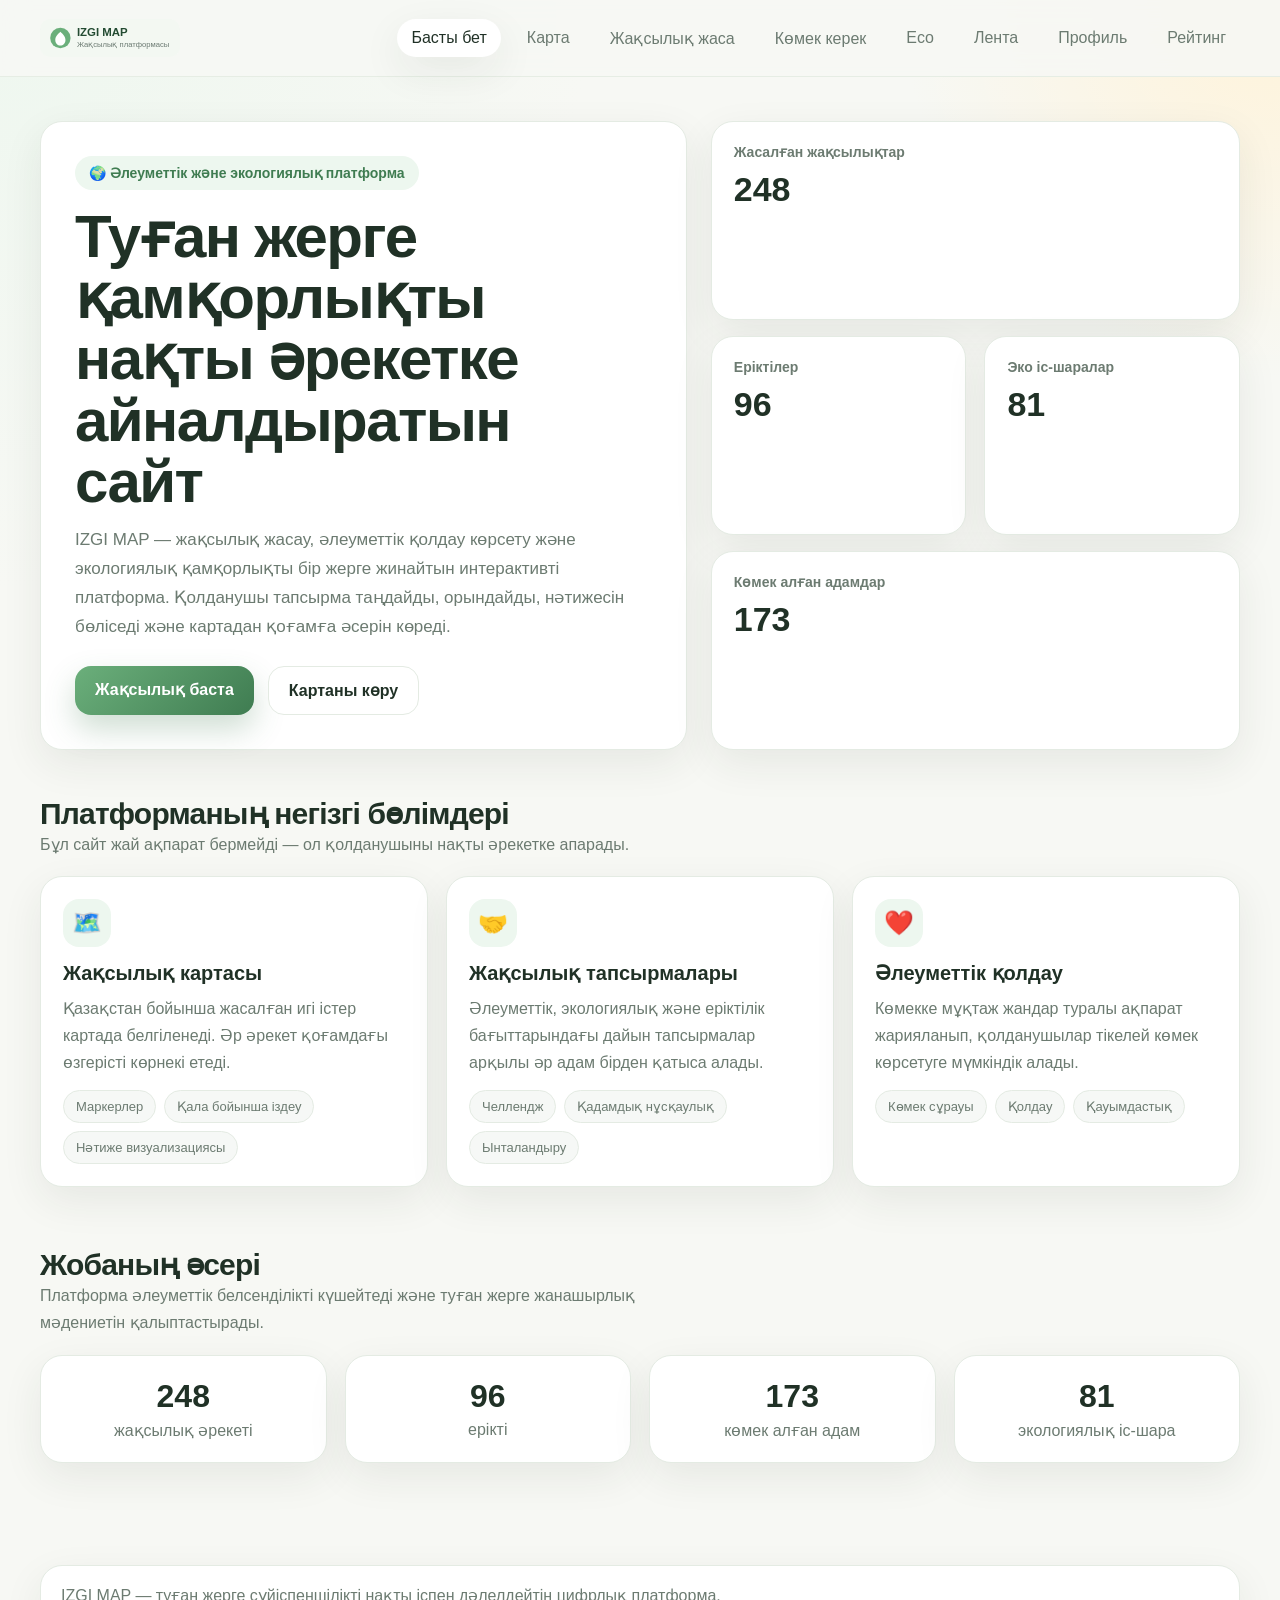
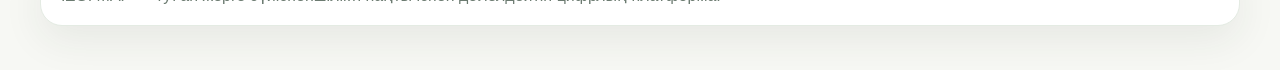
<file: index.html>
<!DOCTYPE html>
<html lang="kk">
<head>
  <meta charset="UTF-8" />
  <meta name="viewport" content="width=device-width, initial-scale=1.0" />
  <title>IZGI MAP — Жақсылық платформасы</title>
  <link rel="stylesheet" href="css/style.css" />
</head>
<body>
  <header class="header">
    <div class="container nav">
      <a class="logo" href="index.html">
        <img src="assets/logo.svg" alt="IZGI MAP логотипі" />
      </a>
      <nav class="nav-links">
        <a href="index.html">Басты бет</a>
        <a href="map.html">Карта</a>
        <a href="actions.html">Жақсылық жаса</a>
        <a href="help.html">Көмек керек</a>
        <a href="eco.html">Eco</a>
        <a href="feed.html">Лента</a>
        <a href="profile.html">Профиль</a>
        <a href="rating.html">Рейтинг</a>
      </nav>
    </div>
  </header>

  <main>
    <section class="hero">
      <div class="container hero-wrap">
        <div class="card hero-main">
          <span class="eyebrow">🌍 Әлеуметтік және экологиялық платформа</span>
          <h1>Туған жерге қамқорлықты нақты әрекетке айналдыратын сайт</h1>
          <p>
            IZGI MAP — жақсылық жасау, әлеуметтік қолдау көрсету және экологиялық қамқорлықты
            бір жерге жинайтын интерактивті платформа. Қолданушы тапсырма таңдайды, орындайды,
            нәтижесін бөліседі және картадан қоғамға әсерін көреді.
          </p>

          <div class="hero-actions">
            <a class="btn btn-primary" href="actions.html">Жақсылық баста</a>
            <a class="btn btn-secondary" href="map.html">Картаны көру</a>
          </div>
        </div>

        <div class="hero-side">
          <div class="card mini-stat">
            <h3>Жасалған жақсылықтар</h3>
            <div class="big-number" data-stat="deeds">0</div>
          </div>
          <div class="grid-2">
            <div class="card mini-stat">
              <h3>Еріктілер</h3>
              <div class="big-number" data-stat="volunteers">0</div>
            </div>
            <div class="card mini-stat">
              <h3>Эко іс-шаралар</h3>
              <div class="big-number" data-stat="eco">0</div>
            </div>
          </div>
          <div class="card mini-stat">
            <h3>Көмек алған адамдар</h3>
            <div class="big-number" data-stat="helped">0</div>
          </div>
        </div>
      </div>
    </section>

    <section class="section">
      <div class="container">
        <div class="section-head">
          <div>
            <h2>Платформаның негізгі бөлімдері</h2>
            <p>Бұл сайт жай ақпарат бермейді — ол қолданушыны нақты әрекетке апарады.</p>
          </div>
        </div>

        <div class="grid-3">
          <div class="card feature-card">
            <div class="icon-badge">🗺️</div>
            <h3>Жақсылық картасы</h3>
            <p class="muted">Қазақстан бойынша жасалған игі істер картада белгіленеді. Әр әрекет қоғамдағы өзгерісті көрнекі етеді.</p>
            <div class="tags">
              <span class="tag">Маркерлер</span>
              <span class="tag">Қала бойынша іздеу</span>
              <span class="tag">Нәтиже визуализациясы</span>
            </div>
          </div>

          <div class="card feature-card">
            <div class="icon-badge">🤝</div>
            <h3>Жақсылық тапсырмалары</h3>
            <p class="muted">Әлеуметтік, экологиялық және еріктілік бағыттарындағы дайын тапсырмалар арқылы әр адам бірден қатыса алады.</p>
            <div class="tags">
              <span class="tag">Челлендж</span>
              <span class="tag">Қадамдық нұсқаулық</span>
              <span class="tag">Ынталандыру</span>
            </div>
          </div>

          <div class="card feature-card">
            <div class="icon-badge">❤️</div>
            <h3>Әлеуметтік қолдау</h3>
            <p class="muted">Көмекке мұқтаж жандар туралы ақпарат жарияланып, қолданушылар тікелей көмек көрсетуге мүмкіндік алады.</p>
            <div class="tags">
              <span class="tag">Көмек сұрауы</span>
              <span class="tag">Қолдау</span>
              <span class="tag">Қауымдастық</span>
            </div>
          </div>
        </div>
      </div>
    </section>

    <section class="section">
      <div class="container">
        <div class="section-head">
          <div>
            <h2>Жобаның әсері</h2>
            <p>Платформа әлеуметтік белсенділікті күшейтеді және туған жерге жанашырлық мәдениетін қалыптастырады.</p>
          </div>
        </div>

        <div class="stats-row">
          <div class="card stat-box">
            <div class="n" data-stat="deeds">0</div>
            <div class="l">жақсылық әрекеті</div>
          </div>
          <div class="card stat-box">
            <div class="n" data-stat="volunteers">0</div>
            <div class="l">ерікті</div>
          </div>
          <div class="card stat-box">
            <div class="n" data-stat="helped">0</div>
            <div class="l">көмек алған адам</div>
          </div>
          <div class="card stat-box">
            <div class="n" data-stat="eco">0</div>
            <div class="l">экологиялық іс-шара</div>
          </div>
        </div>
      </div>
    </section>
  </main>

  <footer class="footer">
    <div class="container">
      <div class="card">
        <p>IZGI MAP — туған жерге сүйіспеншілікті нақты іспен дәлелдейтін цифрлық платформа.</p>
      </div>
    </div>
  </footer>

  <script src="js/data.js"></script>
  <script src="js/app.js"></script>
</body>
</html>
</file>
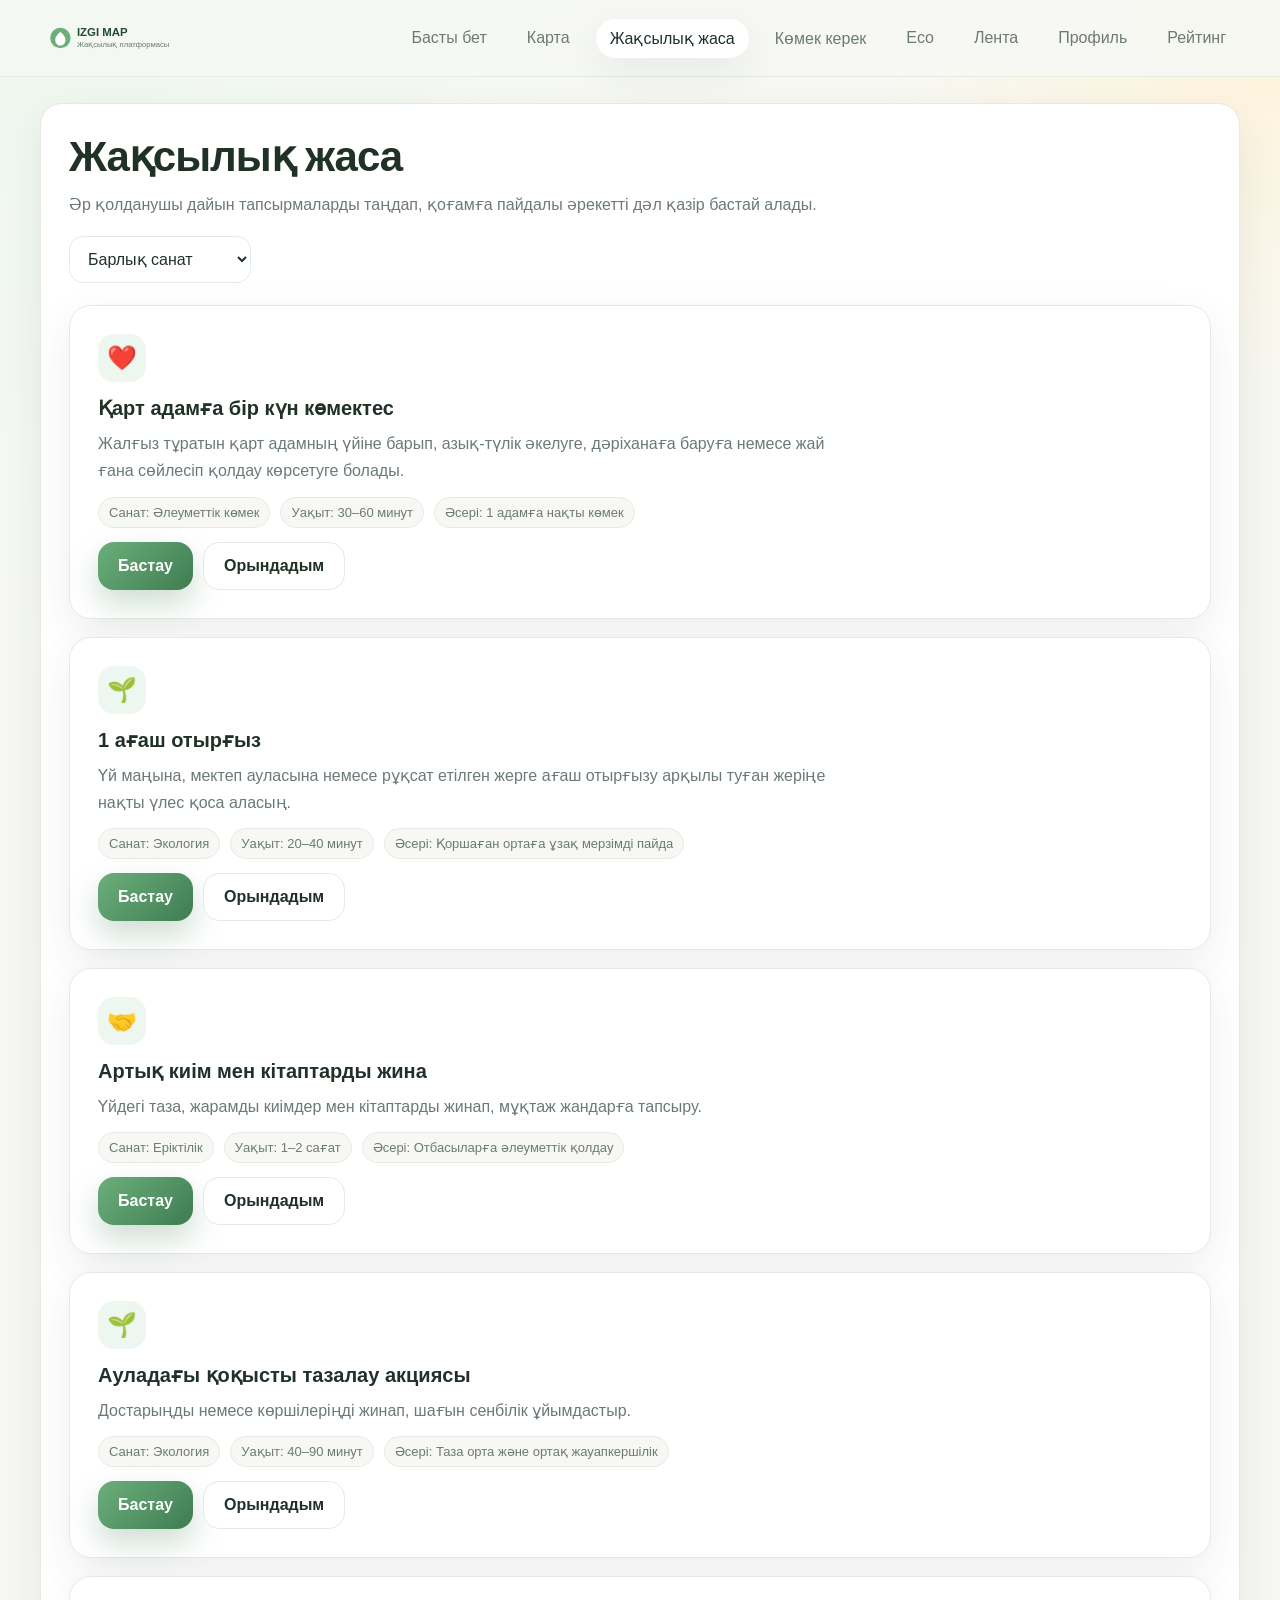
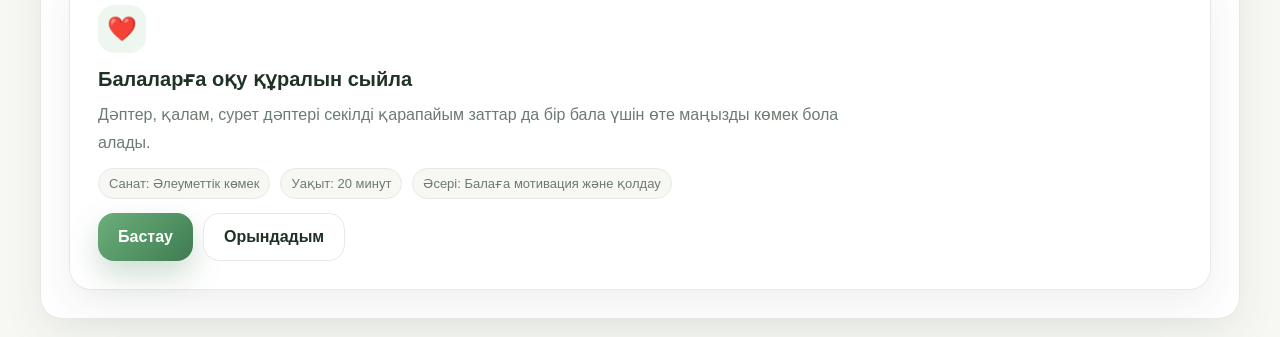
<file: actions.html>
<!DOCTYPE html>
<html lang="kk">
<head>
  <meta charset="UTF-8" />
  <meta name="viewport" content="width=device-width, initial-scale=1.0" />
  <title>Жақсылық жаса — IZGI MAP</title>
  <link rel="stylesheet" href="css/style.css" />
</head>
<body>
  <header class="header">
    <div class="container nav">
      <a class="logo" href="index.html">
        <img src="assets/logo.svg" alt="IZGI MAP логотипі" />
      </a>
      <nav class="nav-links">
        <a href="index.html">Басты бет</a>
        <a href="map.html">Карта</a>
        <a href="actions.html">Жақсылық жаса</a>
        <a href="help.html">Көмек керек</a>
        <a href="eco.html">Eco</a>
        <a href="feed.html">Лента</a>
        <a href="profile.html">Профиль</a>
        <a href="rating.html">Рейтинг</a>
      </nav>
    </div>
  </header>

  <main>
    <section class="page-hero">
      <div class="container">
        <div class="card">
          <h1>Жақсылық жаса</h1>
          <p>Әр қолданушы дайын тапсырмаларды таңдап, қоғамға пайдалы әрекетті дәл қазір бастай алады.</p>

          <div class="filter-bar">
            <select id="taskCategoryFilter">
              <option value="all">Барлық санат</option>
              <option value="social">Әлеуметтік көмек</option>
              <option value="eco">Экология</option>
              <option value="volunteer">Еріктілік</option>
            </select>
          </div>

          <div class="cards" id="tasksWrap"></div>
        </div>
      </div>
    </section>
  </main>

  <script src="js/data.js"></script>
  <script src="js/app.js"></script>
  <script src="js/actions.js"></script>
</body>
</html>
</file>
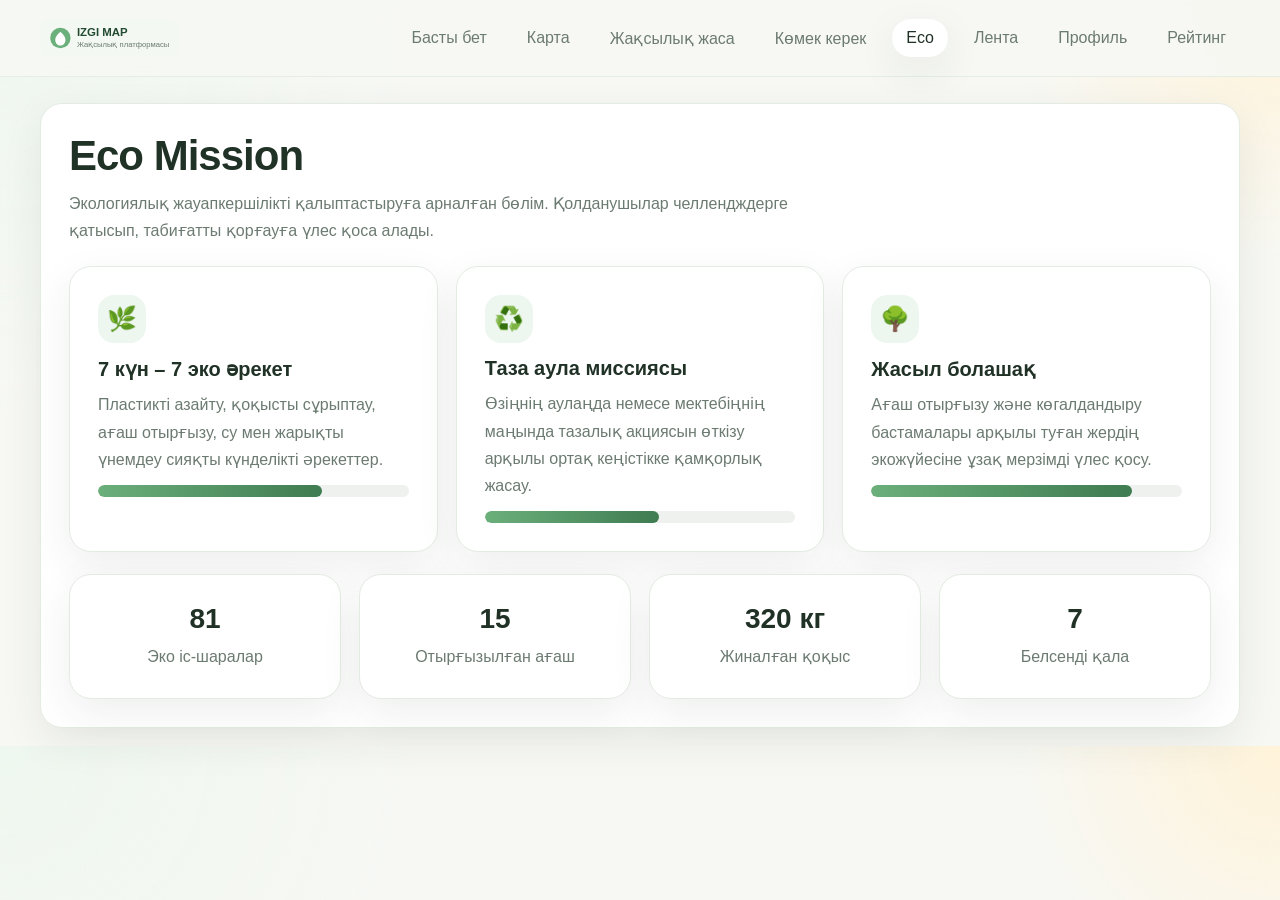
<file: eco.html>
<!DOCTYPE html>
<html lang="kk">
<head>
  <meta charset="UTF-8" />
  <meta name="viewport" content="width=device-width, initial-scale=1.0" />
  <title>Eco Mission — IZGI MAP</title>
  <link rel="stylesheet" href="css/style.css" />
</head>
<body>
  <header class="header">
    <div class="container nav">
      <a class="logo" href="index.html">
        <img src="assets/logo.svg" alt="IZGI MAP логотипі" />
      </a>
      <nav class="nav-links">
        <a href="index.html">Басты бет</a>
        <a href="map.html">Карта</a>
        <a href="actions.html">Жақсылық жаса</a>
        <a href="help.html">Көмек керек</a>
        <a href="eco.html">Eco</a>
        <a href="feed.html">Лента</a>
        <a href="profile.html">Профиль</a>
        <a href="rating.html">Рейтинг</a>
      </nav>
    </div>
  </header>

  <main>
    <section class="page-hero">
      <div class="container">
        <div class="card">
          <h1>Eco Mission</h1>
          <p>Экологиялық жауапкершілікті қалыптастыруға арналған бөлім. Қолданушылар челлендждерге қатысып, табиғатты қорғауға үлес қоса алады.</p>

          <div class="grid-3" style="margin-top:22px;">
            <div class="card challenge-card">
              <div class="icon-badge">🌿</div>
              <h3>7 күн – 7 эко әрекет</h3>
              <p class="muted">Пластикті азайту, қоқысты сұрыптау, ағаш отырғызу, су мен жарықты үнемдеу сияқты күнделікті әрекеттер.</p>
              <div class="progress"><span style="width:72%"></span></div>
            </div>

            <div class="card challenge-card">
              <div class="icon-badge">♻️</div>
              <h3>Таза аула миссиясы</h3>
              <p class="muted">Өзіңнің аулаңда немесе мектебіңнің маңында тазалық акциясын өткізу арқылы ортақ кеңістікке қамқорлық жасау.</p>
              <div class="progress"><span style="width:56%"></span></div>
            </div>

            <div class="card challenge-card">
              <div class="icon-badge">🌳</div>
              <h3>Жасыл болашақ</h3>
              <p class="muted">Ағаш отырғызу және көгалдандыру бастамалары арқылы туған жердің экожүйесіне ұзақ мерзімді үлес қосу.</p>
              <div class="progress"><span style="width:84%"></span></div>
            </div>
          </div>

          <div class="kpi-row" style="margin-top:22px;">
            <div class="card kpi">
              <strong data-stat="eco">0</strong>
              <span class="muted">Эко іс-шаралар</span>
            </div>
            <div class="card kpi">
              <strong>15</strong>
              <span class="muted">Отырғызылған ағаш</span>
            </div>
            <div class="card kpi">
              <strong>320 кг</strong>
              <span class="muted">Жиналған қоқыс</span>
            </div>
            <div class="card kpi">
              <strong>7</strong>
              <span class="muted">Белсенді қала</span>
            </div>
          </div>
        </div>
      </div>
    </section>
  </main>

  <script src="js/data.js"></script>
  <script src="js/app.js"></script>
</body>
</html>
</file>
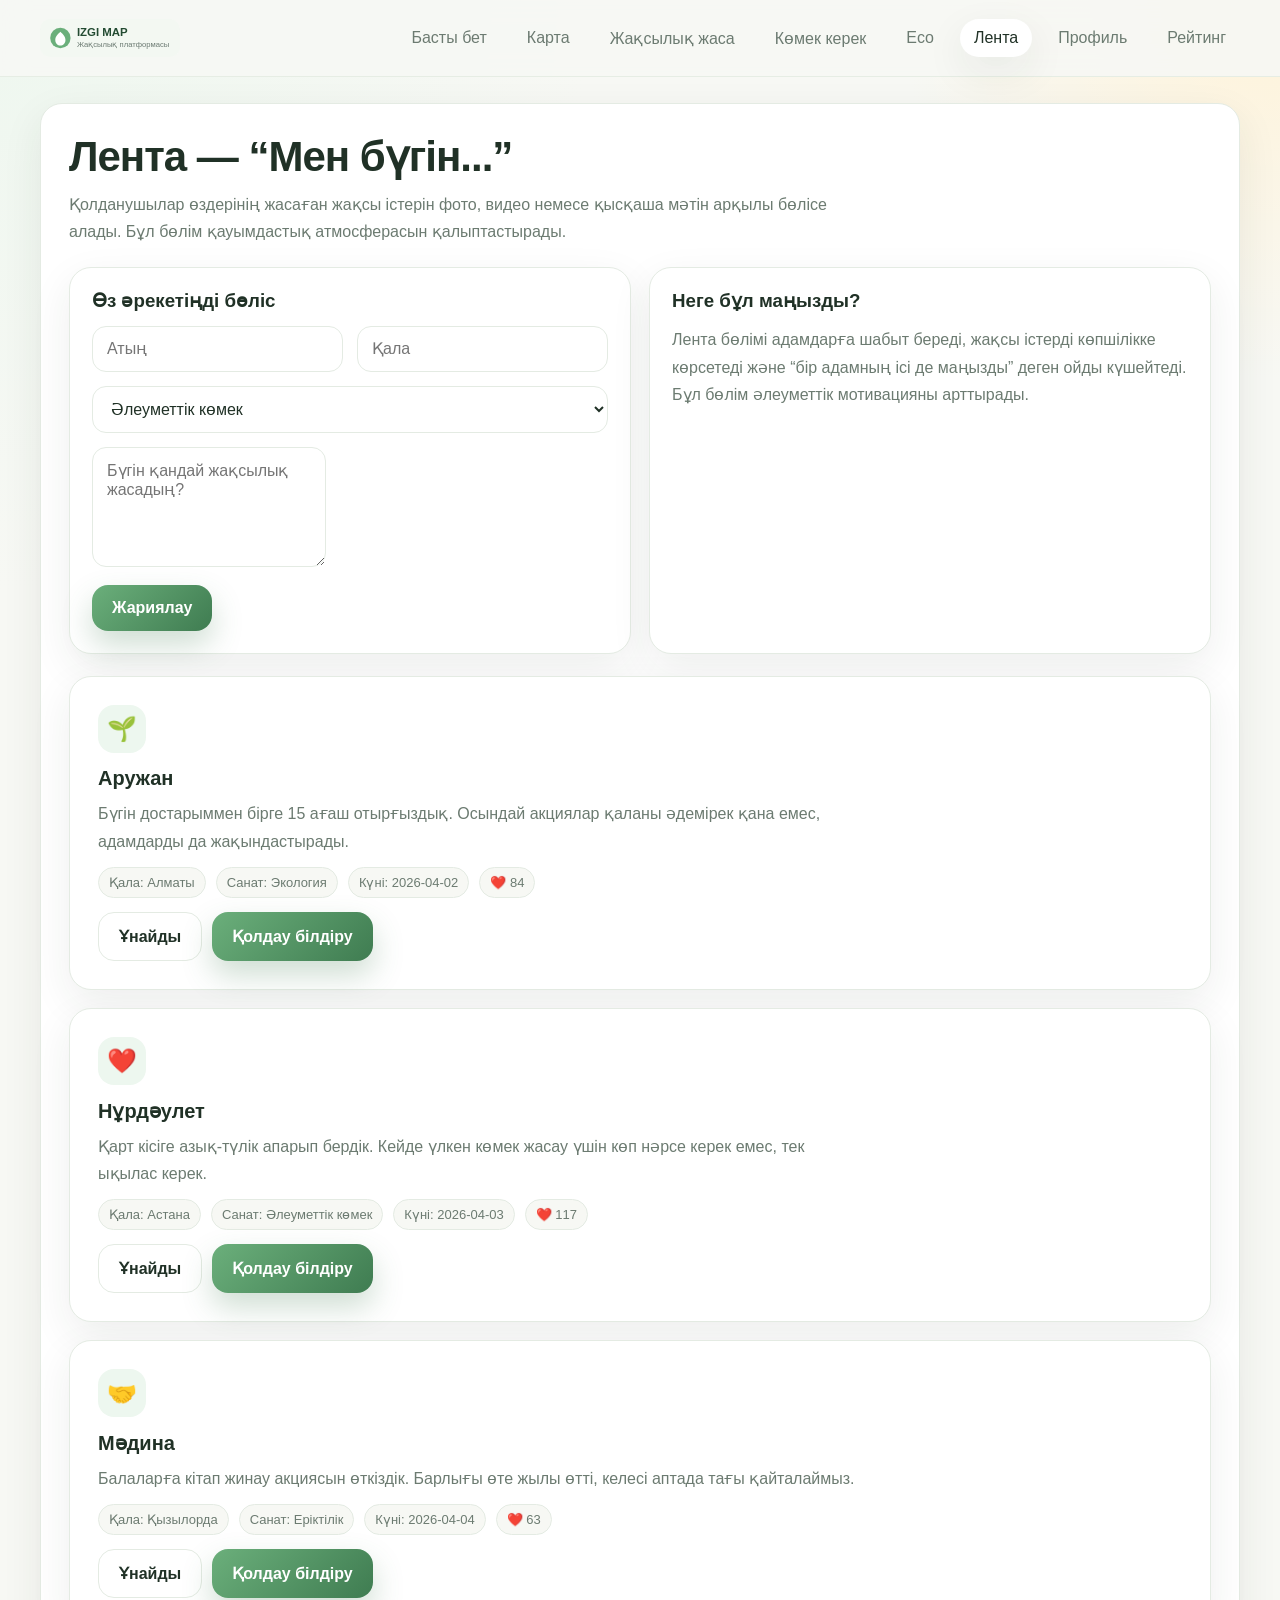
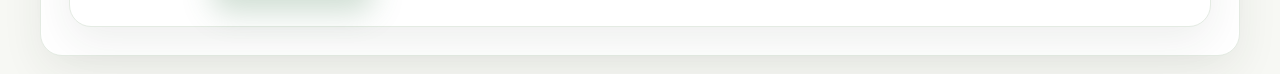
<file: feed.html>
<!DOCTYPE html>
<html lang="kk">
<head>
  <meta charset="UTF-8" />
  <meta name="viewport" content="width=device-width, initial-scale=1.0" />
  <title>Лента — IZGI MAP</title>
  <link rel="stylesheet" href="css/style.css" />
</head>
<body>
  <header class="header">
    <div class="container nav">
      <a class="logo" href="index.html">
        <img src="assets/logo.svg" alt="IZGI MAP логотипі" />
      </a>
      <nav class="nav-links">
        <a href="index.html">Басты бет</a>
        <a href="map.html">Карта</a>
        <a href="actions.html">Жақсылық жаса</a>
        <a href="help.html">Көмек керек</a>
        <a href="eco.html">Eco</a>
        <a href="feed.html">Лента</a>
        <a href="profile.html">Профиль</a>
        <a href="rating.html">Рейтинг</a>
      </nav>
    </div>
  </header>

  <main>
    <section class="page-hero">
      <div class="container">
        <div class="card">
          <h1>Лента — “Мен бүгін...”</h1>
          <p>Қолданушылар өздерінің жасаған жақсы істерін фото, видео немесе қысқаша мәтін арқылы бөлісе алады. Бұл бөлім қауымдастық атмосферасын қалыптастырады.</p>

          <div class="grid-2" style="margin-top:22px;">
            <div class="card" style="padding:22px;">
              <h3 style="margin-bottom:14px;">Өз әрекетіңді бөліс</h3>
              <form id="feedForm">
                <div class="form-grid">
                  <input class="form-control" id="userName" type="text" placeholder="Атың" />
                  <input class="form-control" id="userCity" type="text" placeholder="Қала" />
                </div>

                <div style="margin-top:14px;">
                  <select class="form-control" id="userType" style="width:100%;">
                    <option value="social">Әлеуметтік көмек</option>
                    <option value="eco">Экология</option>
                    <option value="volunteer">Еріктілік</option>
                  </select>
                </div>

                <div style="margin-top:14px;">
                  <textarea class="form-control" id="userText" placeholder="Бүгін қандай жақсылық жасадың?"></textarea>
                </div>

                <div style="margin-top:14px;">
                  <button class="btn btn-primary" type="submit">Жариялау</button>
                </div>
              </form>
            </div>

            <div class="card" style="padding:22px;">
              <h3 style="margin-bottom:14px;">Неге бұл маңызды?</h3>
              <p class="muted">
                Лента бөлімі адамдарға шабыт береді, жақсы істерді көпшілікке көрсетеді және “бір адамның ісі де маңызды”
                деген ойды күшейтеді. Бұл бөлім әлеуметтік мотивацияны арттырады.
              </p>
            </div>
          </div>

          <div class="cards" id="feedWrap" style="margin-top:22px;"></div>
        </div>
      </div>
    </section>
  </main>

  <script src="js/data.js"></script>
  <script src="js/app.js"></script>
  <script src="js/feed.js"></script>
</body>
</html>
</file>
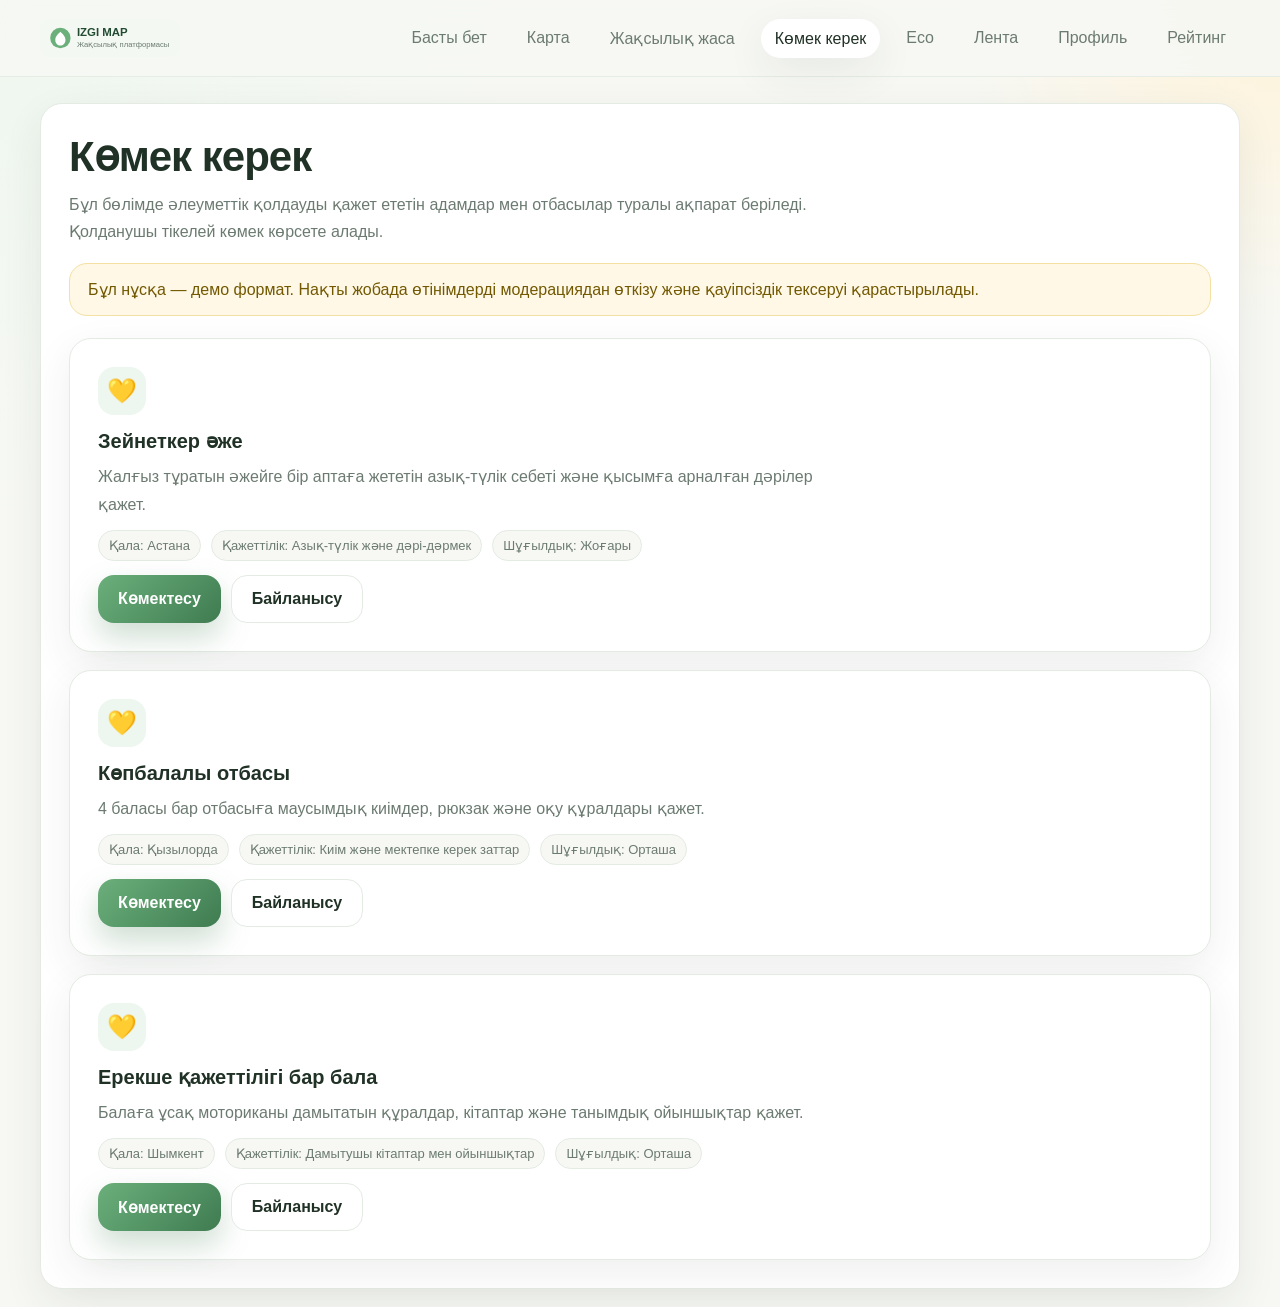
<file: help.html>
<!DOCTYPE html>
<html lang="kk">
<head>
  <meta charset="UTF-8" />
  <meta name="viewport" content="width=device-width, initial-scale=1.0" />
  <title>Көмек керек — IZGI MAP</title>
  <link rel="stylesheet" href="css/style.css" />
</head>
<body>
  <header class="header">
    <div class="container nav">
      <a class="logo" href="index.html">
        <img src="assets/logo.svg" alt="IZGI MAP логотипі" />
      </a>
      <nav class="nav-links">
        <a href="index.html">Басты бет</a>
        <a href="map.html">Карта</a>
        <a href="actions.html">Жақсылық жаса</a>
        <a href="help.html">Көмек керек</a>
        <a href="eco.html">Eco</a>
        <a href="feed.html">Лента</a>
        <a href="profile.html">Профиль</a>
        <a href="rating.html">Рейтинг</a>
      </nav>
    </div>
  </header>

  <main>
    <section class="page-hero">
      <div class="container">
        <div class="card">
          <h1>Көмек керек</h1>
          <p>Бұл бөлімде әлеуметтік қолдауды қажет ететін адамдар мен отбасылар туралы ақпарат беріледі. Қолданушы тікелей көмек көрсете алады.</p>

          <div class="notice" style="margin:18px 0 22px;">
            Бұл нұсқа — демо формат. Нақты жобада өтінімдерді модерациядан өткізу және қауіпсіздік тексеруі қарастырылады.
          </div>

          <div class="cards" id="helpWrap"></div>
        </div>
      </div>
    </section>
  </main>

  <script src="js/data.js"></script>
  <script src="js/app.js"></script>
  <script src="js/feed.js"></script>
</body>
</html>
</file>
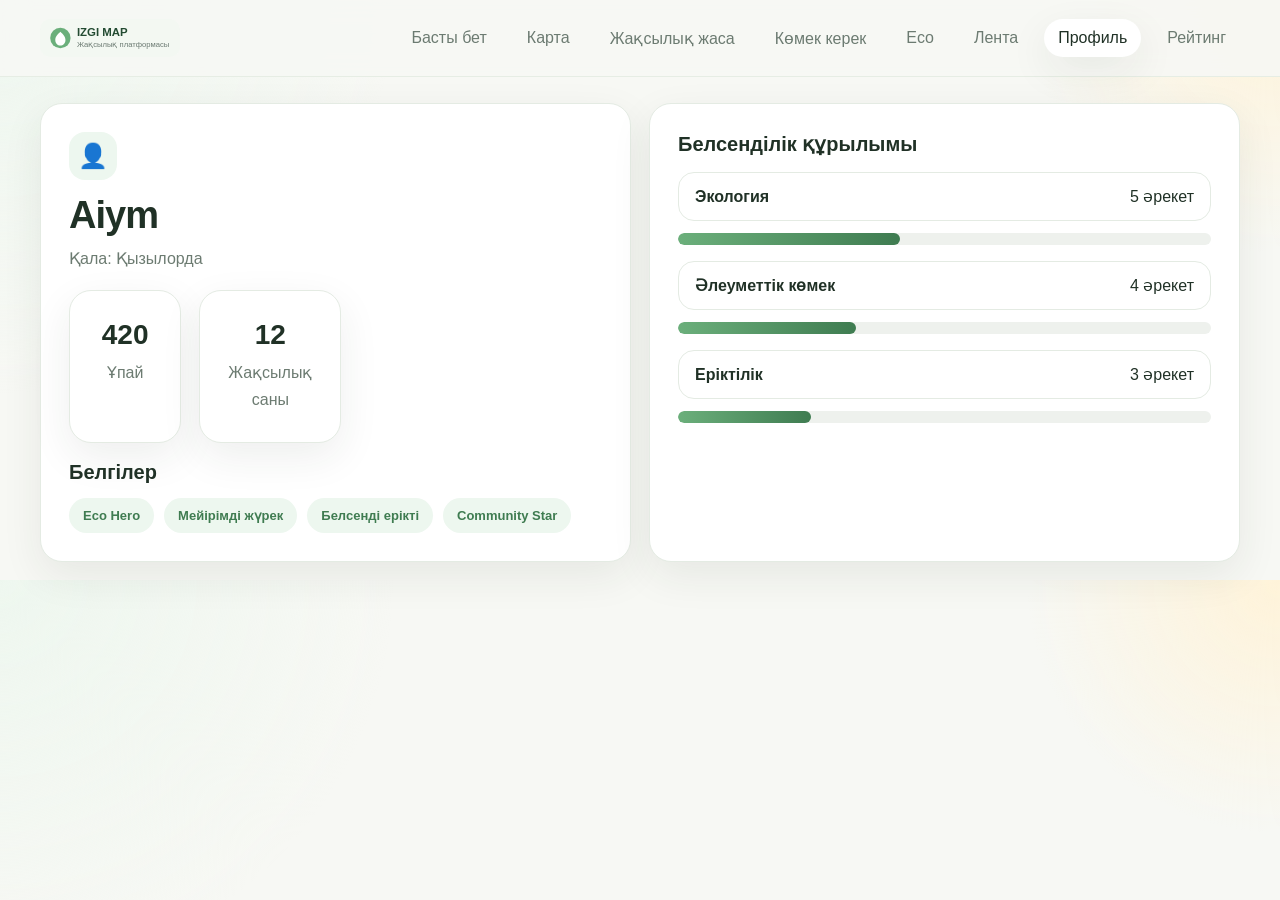
<file: profile.html>
<!DOCTYPE html>
<html lang="kk">
<head>
  <meta charset="UTF-8" />
  <meta name="viewport" content="width=device-width, initial-scale=1.0" />
  <title>Профиль — IZGI MAP</title>
  <link rel="stylesheet" href="css/style.css" />
</head>
<body>
  <header class="header">
    <div class="container nav">
      <a class="logo" href="index.html">
        <img src="assets/logo.svg" alt="IZGI MAP логотипі" />
      </a>
      <nav class="nav-links">
        <a href="index.html">Басты бет</a>
        <a href="map.html">Карта</a>
        <a href="actions.html">Жақсылық жаса</a>
        <a href="help.html">Көмек керек</a>
        <a href="eco.html">Eco</a>
        <a href="feed.html">Лента</a>
        <a href="profile.html">Профиль</a>
        <a href="rating.html">Рейтинг</a>
      </nav>
    </div>
  </header>

  <main>
    <section class="page-hero">
      <div class="container">
        <div class="grid-2">
          <div class="card profile-card">
            <div class="icon-badge">👤</div>
            <h1 id="profileName" style="font-size:38px; margin-bottom:8px;">Пайдаланушы</h1>
            <p class="muted">Қала: <span id="profileCity"></span></p>

            <div class="kpi-row" style="margin-top:18px;">
              <div class="card kpi">
                <strong id="profilePoints">0</strong>
                <span class="muted">Ұпай</span>
              </div>
              <div class="card kpi">
                <strong id="deedsDone">0</strong>
                <span class="muted">Жақсылық саны</span>
              </div>
            </div>

            <h3 style="margin-top:18px;">Белгілер</h3>
            <div class="badges" id="badgeWrap"></div>
          </div>

          <div class="card profile-card">
            <h3>Белсенділік құрылымы</h3>

            <div style="margin-top:16px;">
              <div class="list-clean">
                <div class="row">
                  <div><strong>Экология</strong></div>
                  <div><span id="ecoDone">0</span> әрекет</div>
                </div>
              </div>
              <div class="progress"><span id="ecoProgress"></span></div>
            </div>

            <div style="margin-top:16px;">
              <div class="list-clean">
                <div class="row">
                  <div><strong>Әлеуметтік көмек</strong></div>
                  <div><span id="socialDone">0</span> әрекет</div>
                </div>
              </div>
              <div class="progress"><span id="socialProgress"></span></div>
            </div>

            <div style="margin-top:16px;">
              <div class="list-clean">
                <div class="row">
                  <div><strong>Еріктілік</strong></div>
                  <div><span id="volunteerDone">0</span> әрекет</div>
                </div>
              </div>
              <div class="progress"><span id="volunteerProgress"></span></div>
            </div>
          </div>
        </div>
      </div>
    </section>
  </main>

  <script src="js/data.js"></script>
  <script src="js/app.js"></script>
  <script src="js/profile.js"></script>
</body>
</html>
</file>
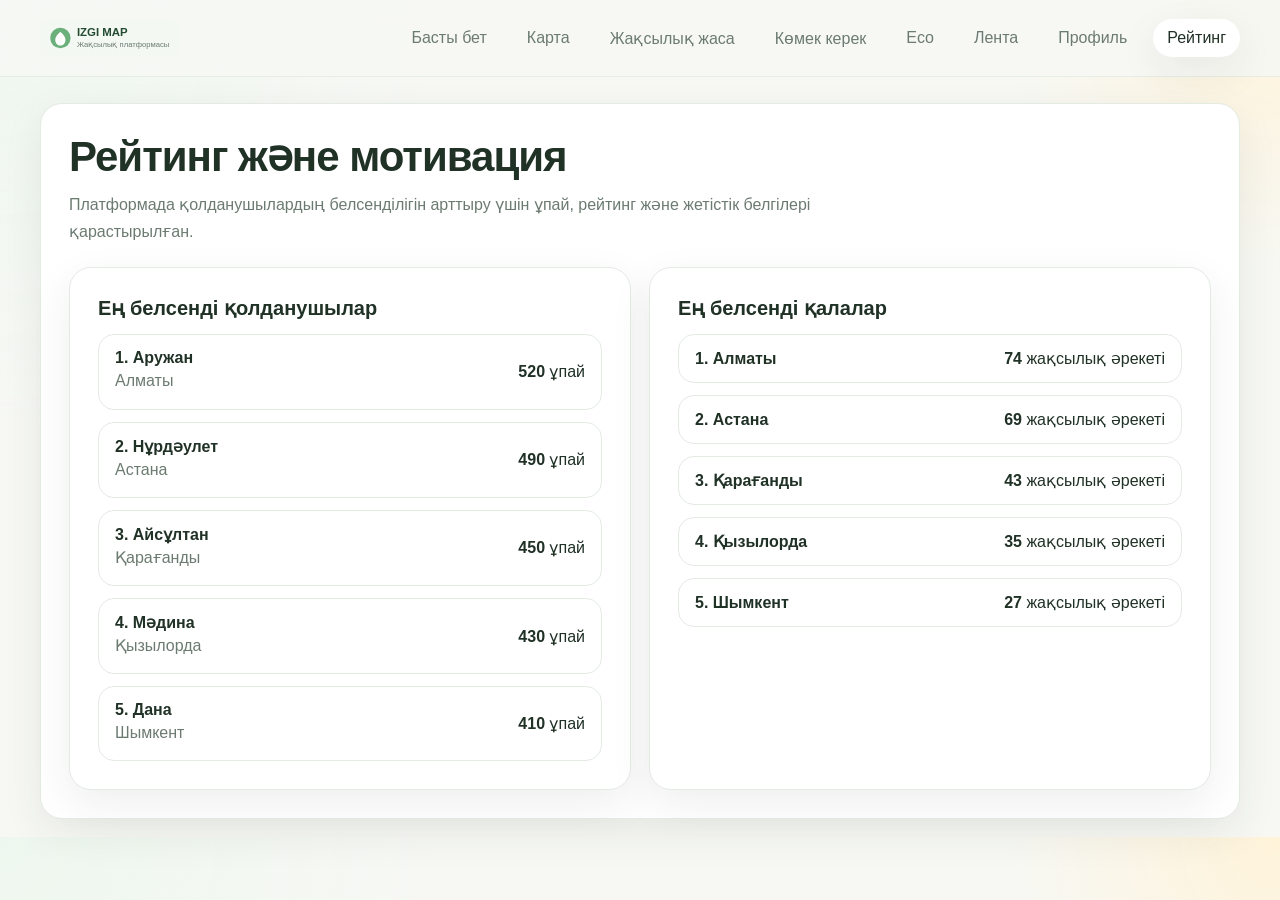
<file: rating.html>
<!DOCTYPE html>
<html lang="kk">
<head>
  <meta charset="UTF-8" />
  <meta name="viewport" content="width=device-width, initial-scale=1.0" />
  <title>Рейтинг — IZGI MAP</title>
  <link rel="stylesheet" href="css/style.css" />
</head>
<body>
  <header class="header">
    <div class="container nav">
      <a class="logo" href="index.html">
        <img src="assets/logo.svg" alt="IZGI MAP логотипі" />
      </a>
      <nav class="nav-links">
        <a href="index.html">Басты бет</a>
        <a href="map.html">Карта</a>
        <a href="actions.html">Жақсылық жаса</a>
        <a href="help.html">Көмек керек</a>
        <a href="eco.html">Eco</a>
        <a href="feed.html">Лента</a>
        <a href="profile.html">Профиль</a>
        <a href="rating.html">Рейтинг</a>
      </nav>
    </div>
  </header>

  <main>
    <section class="page-hero">
      <div class="container">
        <div class="card">
          <h1>Рейтинг және мотивация</h1>
          <p>Платформада қолданушылардың белсенділігін арттыру үшін ұпай, рейтинг және жетістік белгілері қарастырылған.</p>

          <div class="grid-2" style="margin-top:22px;">
            <div class="card rank-card">
              <h3>Ең белсенді қолданушылар</h3>
              <div class="list-clean" id="userRate"></div>
            </div>

            <div class="card rank-card">
              <h3>Ең белсенді қалалар</h3>
              <div class="list-clean" id="cityRate"></div>
            </div>
          </div>
        </div>
      </div>
    </section>
  </main>

  <script src="js/data.js"></script>
  <script src="js/app.js"></script>
  <script src="js/rating.js"></script>
</body>
</html>
</file>
<file: css/style.css>
:root{
  --bg:#f7f8f4;
  --card:#ffffff;
  --text:#203126;
  --muted:#6c7b71;
  --line:#e4ebe3;
  --brand:#6baf7b;
  --brand-dark:#3f7c51;
  --brand-soft:#edf7ef;
  --accent:#f4c95d;
  --danger:#e77c73;
  --info:#6ea8fe;
  --shadow:0 14px 40px rgba(32,49,38,0.08);
  --radius:22px;
  --container:1200px;
}

*{box-sizing:border-box}
html{scroll-behavior:smooth}
body{
  margin:0;
  font-family: Inter, Arial, sans-serif;
  background:
    radial-gradient(circle at top left, #eef7ef 0%, transparent 28%),
    radial-gradient(circle at top right, #fff3d9 0%, transparent 18%),
    var(--bg);
  color:var(--text);
}

a{text-decoration:none;color:inherit}
img{max-width:100%;display:block}
button,input,select,textarea{
  font:inherit;
}

.container{
  width:min(var(--container), calc(100% - 32px));
  margin:0 auto;
}

.header{
  position:sticky;
  top:0;
  z-index:1000;
  background:rgba(247,248,244,0.9);
  backdrop-filter:blur(14px);
  border-bottom:1px solid rgba(228,235,227,0.9);
}

.nav{
  min-height:76px;
  display:flex;
  align-items:center;
  justify-content:space-between;
  gap:18px;
}

.logo{
  display:flex;
  align-items:center;
  gap:12px;
  font-weight:800;
  letter-spacing:0.2px;
}

.logo img{
  width:140px;
  height:auto;
}

.nav-links{
  display:flex;
  align-items:center;
  gap:12px;
  flex-wrap:wrap;
}

.nav-links a{
  padding:10px 14px;
  border-radius:999px;
  color:var(--muted);
  transition:0.2s ease;
}

.nav-links a:hover,
.nav-links a.active{
  background:var(--card);
  color:var(--text);
  box-shadow:var(--shadow);
}

.hero{
  padding:44px 0 26px;
}

.hero-wrap{
  display:grid;
  grid-template-columns:1.1fr 0.9fr;
  gap:24px;
  align-items:stretch;
}

.card{
  background:var(--card);
  border:1px solid var(--line);
  border-radius:var(--radius);
  box-shadow:var(--shadow);
}

.hero-main{
  padding:34px;
}

.eyebrow{
  display:inline-flex;
  align-items:center;
  gap:8px;
  padding:9px 14px;
  border-radius:999px;
  background:var(--brand-soft);
  color:var(--brand-dark);
  font-weight:700;
  font-size:14px;
}

h1,h2,h3,h4,p{
  margin:0;
}

.hero-main h1{
  font-size:clamp(34px, 5vw, 60px);
  line-height:1.02;
  margin:16px 0 14px;
  letter-spacing:-1.6px;
}

.hero-main p{
  font-size:17px;
  color:var(--muted);
  line-height:1.7;
  max-width:650px;
}

.hero-actions{
  margin-top:24px;
  display:flex;
  gap:14px;
  flex-wrap:wrap;
}

.btn{
  border:none;
  cursor:pointer;
  padding:14px 20px;
  border-radius:16px;
  transition:0.2s ease;
  font-weight:700;
}

.btn:hover{
  transform:translateY(-1px);
}

.btn-primary{
  background:linear-gradient(135deg,var(--brand),var(--brand-dark));
  color:white;
  box-shadow:0 14px 30px rgba(63,124,81,0.25);
}

.btn-secondary{
  background:#fff;
  color:var(--text);
  border:1px solid var(--line);
}

.hero-side{
  display:grid;
  gap:16px;
}

.mini-stat{
  padding:22px;
}

.mini-stat h3{
  font-size:14px;
  color:var(--muted);
  margin-bottom:10px;
}

.big-number{
  font-size:34px;
  font-weight:800;
}

.grid-3{
  display:grid;
  grid-template-columns:repeat(3,1fr);
  gap:18px;
}

.grid-2{
  display:grid;
  grid-template-columns:repeat(2,1fr);
  gap:18px;
}

.section{
  padding:20px 0 40px;
}

.section-head{
  display:flex;
  align-items:end;
  justify-content:space-between;
  gap:14px;
  margin-bottom:18px;
}

.section-head h2{
  font-size:30px;
  letter-spacing:-0.8px;
}

.section-head p{
  color:var(--muted);
  max-width:680px;
  line-height:1.7;
}

.feature-card,
.feed-card,
.help-card,
.challenge-card,
.task-card,
.profile-card,
.rank-card{
  padding:22px;
}

.icon-badge{
  width:48px;
  height:48px;
  display:grid;
  place-items:center;
  border-radius:16px;
  background:var(--brand-soft);
  font-size:24px;
  margin-bottom:14px;
}

.feature-card h3,
.feed-card h3,
.help-card h3,
.challenge-card h3,
.task-card h3,
.profile-card h3,
.rank-card h3{
  font-size:20px;
  margin-bottom:10px;
}

.muted{
  color:var(--muted);
  line-height:1.7;
}

.tags{
  display:flex;
  flex-wrap:wrap;
  gap:8px;
  margin-top:14px;
}

.tag{
  padding:8px 12px;
  border-radius:999px;
  background:#f6f8f6;
  border:1px solid var(--line);
  font-size:13px;
  color:var(--muted);
}

.stats-row{
  display:grid;
  grid-template-columns:repeat(4,1fr);
  gap:18px;
}

.stat-box{
  padding:22px;
  text-align:center;
}

.stat-box .n{
  font-size:32px;
  font-weight:800;
  margin-bottom:6px;
}

.stat-box .l{
  color:var(--muted);
}

.page-hero{
  padding:26px 0 18px;
}

.page-hero .card{
  padding:28px;
}

.page-hero h1{
  font-size:42px;
  margin-bottom:10px;
  letter-spacing:-1px;
}

.page-hero p{
  color:var(--muted);
  line-height:1.7;
  max-width:760px;
}

.filter-bar{
  display:flex;
  gap:12px;
  flex-wrap:wrap;
  margin:18px 0 22px;
}

.filter-bar input,
.filter-bar select,
.form-control{
  padding:13px 14px;
  border-radius:14px;
  border:1px solid var(--line);
  background:#fff;
  outline:none;
  color:var(--text);
}

.map-board{
  display:grid;
  grid-template-columns:1.1fr 0.9fr;
  gap:18px;
}

.fake-map{
  position:relative;
  min-height:520px;
  overflow:hidden;
  padding:20px;
  background:
    linear-gradient(135deg, rgba(107,175,123,0.08), rgba(255,255,255,0.65)),
    #fbfdfb;
}

.map-bg{
  position:absolute;
  inset:0;
  background:
    radial-gradient(circle at 20% 20%, rgba(107,175,123,0.12), transparent 18%),
    radial-gradient(circle at 76% 30%, rgba(244,201,93,0.14), transparent 18%),
    radial-gradient(circle at 58% 72%, rgba(110,168,254,0.14), transparent 18%);
}

.kz-shape{
  position:absolute;
  inset:0;
  display:flex;
  align-items:center;
  justify-content:center;
  opacity:0.22;
  font-size:140px;
  font-weight:800;
  color:var(--brand-dark);
}

.map-pin{
  position:absolute;
  width:18px;
  height:18px;
  border-radius:50%;
  cursor:pointer;
  border:3px solid #fff;
  box-shadow:0 10px 18px rgba(0,0,0,0.12);
}

.map-pin.eco{background:#6baf7b}
.map-pin.social{background:#e77c73}
.map-pin.volunteer{background:#6ea8fe}

.map-sidebar{
  padding:22px;
}

.map-list{
  display:grid;
  gap:12px;
  margin-top:14px;
}

.map-item{
  padding:14px;
  border-radius:16px;
  border:1px solid var(--line);
  background:#fafcf9;
  cursor:pointer;
  transition:0.2s ease;
}

.map-item:hover{
  transform:translateY(-1px);
  background:#fff;
}

.map-item strong{
  display:block;
  margin-bottom:6px;
}

.cards{
  display:grid;
  gap:18px;
}

.task-meta,
.help-meta,
.feed-meta{
  display:flex;
  flex-wrap:wrap;
  gap:10px;
  margin:12px 0 14px;
}

.meta-pill{
  padding:7px 10px;
  border-radius:999px;
  font-size:13px;
  background:#f7f8f4;
  border:1px solid var(--line);
  color:var(--muted);
}

.task-actions,
.help-actions,
.feed-actions{
  display:flex;
  gap:10px;
  flex-wrap:wrap;
  margin-top:12px;
}

.progress{
  height:12px;
  background:#eef1ed;
  border-radius:999px;
  overflow:hidden;
  margin-top:12px;
}

.progress span{
  display:block;
  height:100%;
  border-radius:999px;
  background:linear-gradient(90deg,var(--brand),var(--brand-dark));
}

.form-grid{
  display:grid;
  grid-template-columns:repeat(2,1fr);
  gap:14px;
}

textarea.form-control{
  min-height:120px;
  resize:vertical;
}

.footer{
  margin-top:34px;
  padding:28px 0 44px;
  color:var(--muted);
}

.footer .card{
  padding:20px;
}

.kpi-row{
  display:grid;
  grid-template-columns:repeat(4,1fr);
  gap:18px;
}

.kpi{
  padding:22px;
  text-align:center;
}

.kpi strong{
  display:block;
  font-size:28px;
  margin-bottom:8px;
}

.list-clean{
  display:grid;
  gap:12px;
  margin-top:14px;
}

.list-clean .row{
  padding:14px 16px;
  border-radius:16px;
  border:1px solid var(--line);
  display:flex;
  align-items:center;
  justify-content:space-between;
  gap:12px;
  background:#fff;
}

.badges{
  display:flex;
  flex-wrap:wrap;
  gap:10px;
  margin-top:14px;
}

.badge{
  padding:10px 14px;
  border-radius:999px;
  background:var(--brand-soft);
  color:var(--brand-dark);
  font-weight:700;
  font-size:13px;
}

.notice{
  padding:16px 18px;
  border-radius:18px;
  background:#fff8e6;
  border:1px solid #f3e0a2;
  color:#725800;
}

@media (max-width: 980px){
  .hero-wrap,
  .map-board,
  .grid-3,
  .grid-2,
  .stats-row,
  .kpi-row,
  .form-grid{
    grid-template-columns:1fr;
  }

  .nav{
    padding:10px 0;
    align-items:flex-start;
    flex-direction:column;
  }

  .nav-links{
    width:100%;
  }

  .hero-main h1{
    font-size:38px;
  }

  .page-hero h1{
    font-size:34px;
  }
}
</file>
